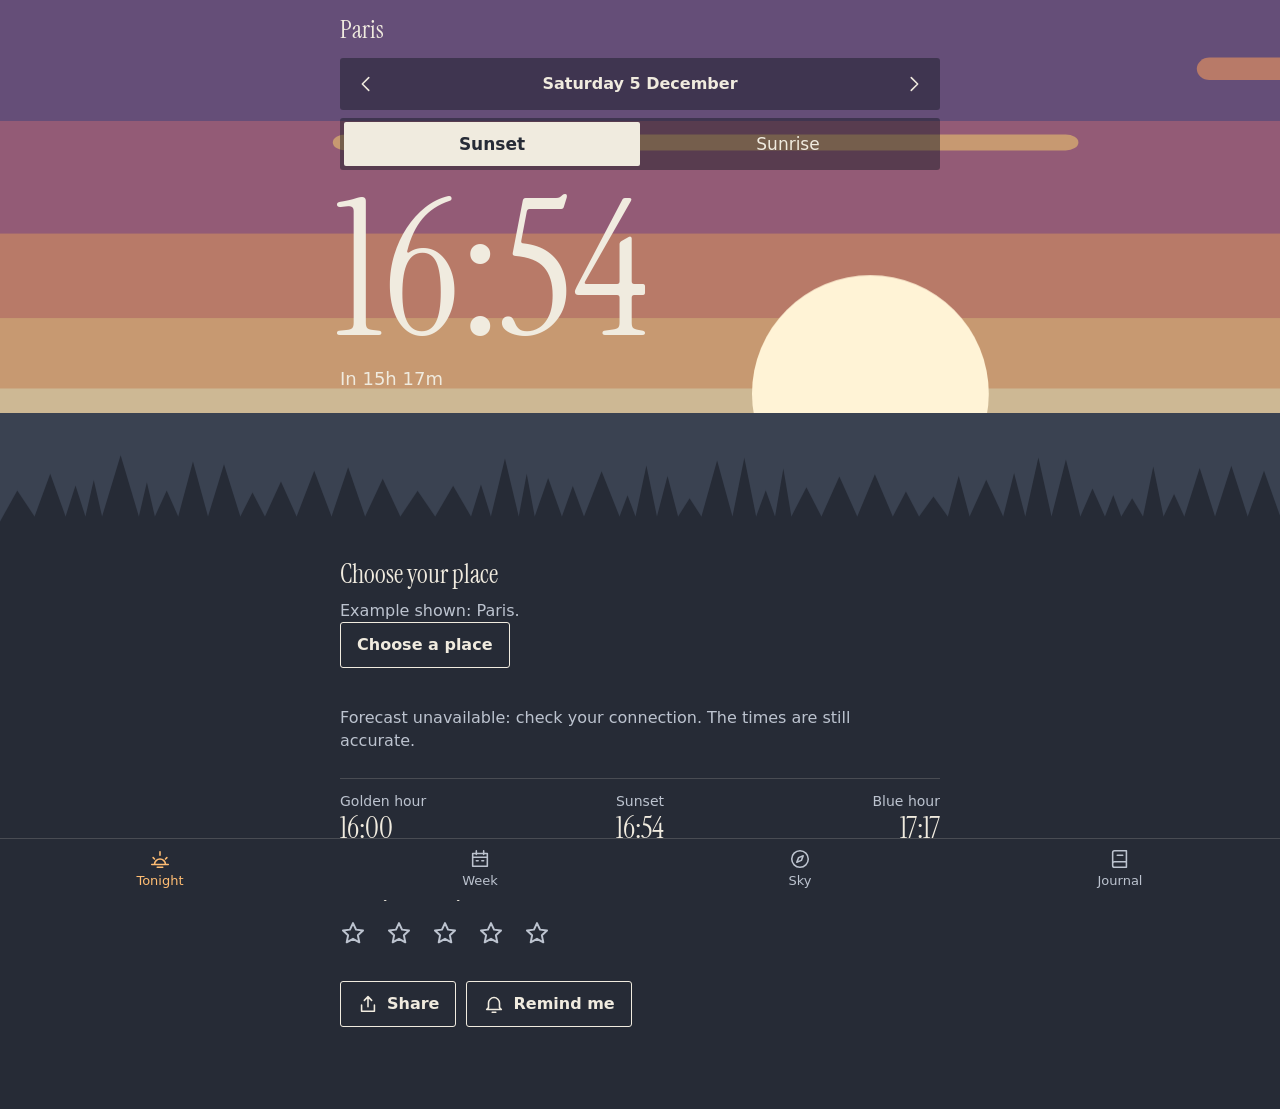
<file: index.html>
<!doctype html>
<html lang="en">
<head>
<meta charset="utf-8">
<meta name="viewport" content="width=device-width,initial-scale=1,viewport-fit=cover">
<title>Afterglow: sunset time and sky forecast</title>
<meta name="description" content="Sunset and sunrise times wherever you are, with a forecast of how beautiful the sky will be, the weather, the moon and a compass.">
<meta property="og:type" content="website">
<meta property="og:site_name" content="Afterglow">
<meta property="og:locale" content="en_GB">
<meta property="og:title" content="Afterglow: sunset time and sky forecast">
<meta property="og:description" content="When the sun sets, and whether it’s worth going out to watch it tonight.">
<meta name="twitter:card" content="summary">
<meta name="theme-color" content="#20294f">
<link rel="manifest" href="manifest.webmanifest">
<link rel="icon" href="favicon.ico" sizes="any">
<link rel="icon" type="image/png" sizes="192x192" href="icons/icon-192.png">
<link rel="apple-touch-icon" href="icons/apple-touch-icon.png">
<meta name="apple-mobile-web-app-capable" content="yes">
<meta name="mobile-web-app-capable" content="yes">
<meta name="apple-mobile-web-app-status-bar-style" content="black-translucent">
<meta name="apple-mobile-web-app-title" content="Afterglow">
<link rel="preload" href="fonts/instrument-serif.woff2" as="font" type="font/woff2" crossorigin>
<link rel="stylesheet" href="style.css">
</head>
<body>
<noscript><p class="noscript">This app needs JavaScript to calculate the sun times. <a href="legal.html">Legal notice and privacy</a></p></noscript>
<main id="view">
  <div id="tab-today" class="panel"></div>
  <div id="tab-week" class="panel" hidden></div>
  <div id="tab-sky" class="panel" hidden></div>
  <div id="tab-book" class="panel" hidden></div>
</main>

<nav class="tabs" aria-label="Navigation">
  <button type="button" data-tab="today"><svg class="ic" viewBox="0 0 24 24" fill="none" stroke="currentColor" stroke-width="1.7" stroke-linecap="round" stroke-linejoin="round" aria-hidden="true"><path d="M3 18h18M6 18a6 6 0 0 1 12 0M12 8V4M4.5 10.5 6 12M19.5 10.5 18 12M9 21h6"/></svg>Tonight</button>
  <button type="button" data-tab="week"><svg class="ic" viewBox="0 0 24 24" fill="none" stroke="currentColor" stroke-width="1.7" stroke-linecap="round" stroke-linejoin="round" aria-hidden="true"><path d="M4 6h16v14H4zM4 10h16M8 3v4M16 3v4M8 14h2M14 14h2"/></svg>Week</button>
  <button type="button" data-tab="sky"><svg class="ic" viewBox="0 0 24 24" fill="none" stroke="currentColor" stroke-width="1.7" stroke-linecap="round" stroke-linejoin="round" aria-hidden="true"><circle cx="12" cy="12" r="9"/><path d="m15.5 8.5-2 5-5 2 2-5z"/></svg>Sky</button>
  <button type="button" data-tab="book"><svg class="ic" viewBox="0 0 24 24" fill="none" stroke="currentColor" stroke-width="1.7" stroke-linecap="round" stroke-linejoin="round" aria-hidden="true"><path d="M6 3h13v18H6a2 2 0 0 1-2-2V5a2 2 0 0 1 2-2zM4 17a2 2 0 0 1 2-2h13M9 8h6"/></svg>Journal</button>
</nav>
<div id="toast" role="status" aria-live="polite"></div>

<script src="suncalc.js"></script>
<script type="module" src="js/main.js"></script>
</body>
</html>
</file>
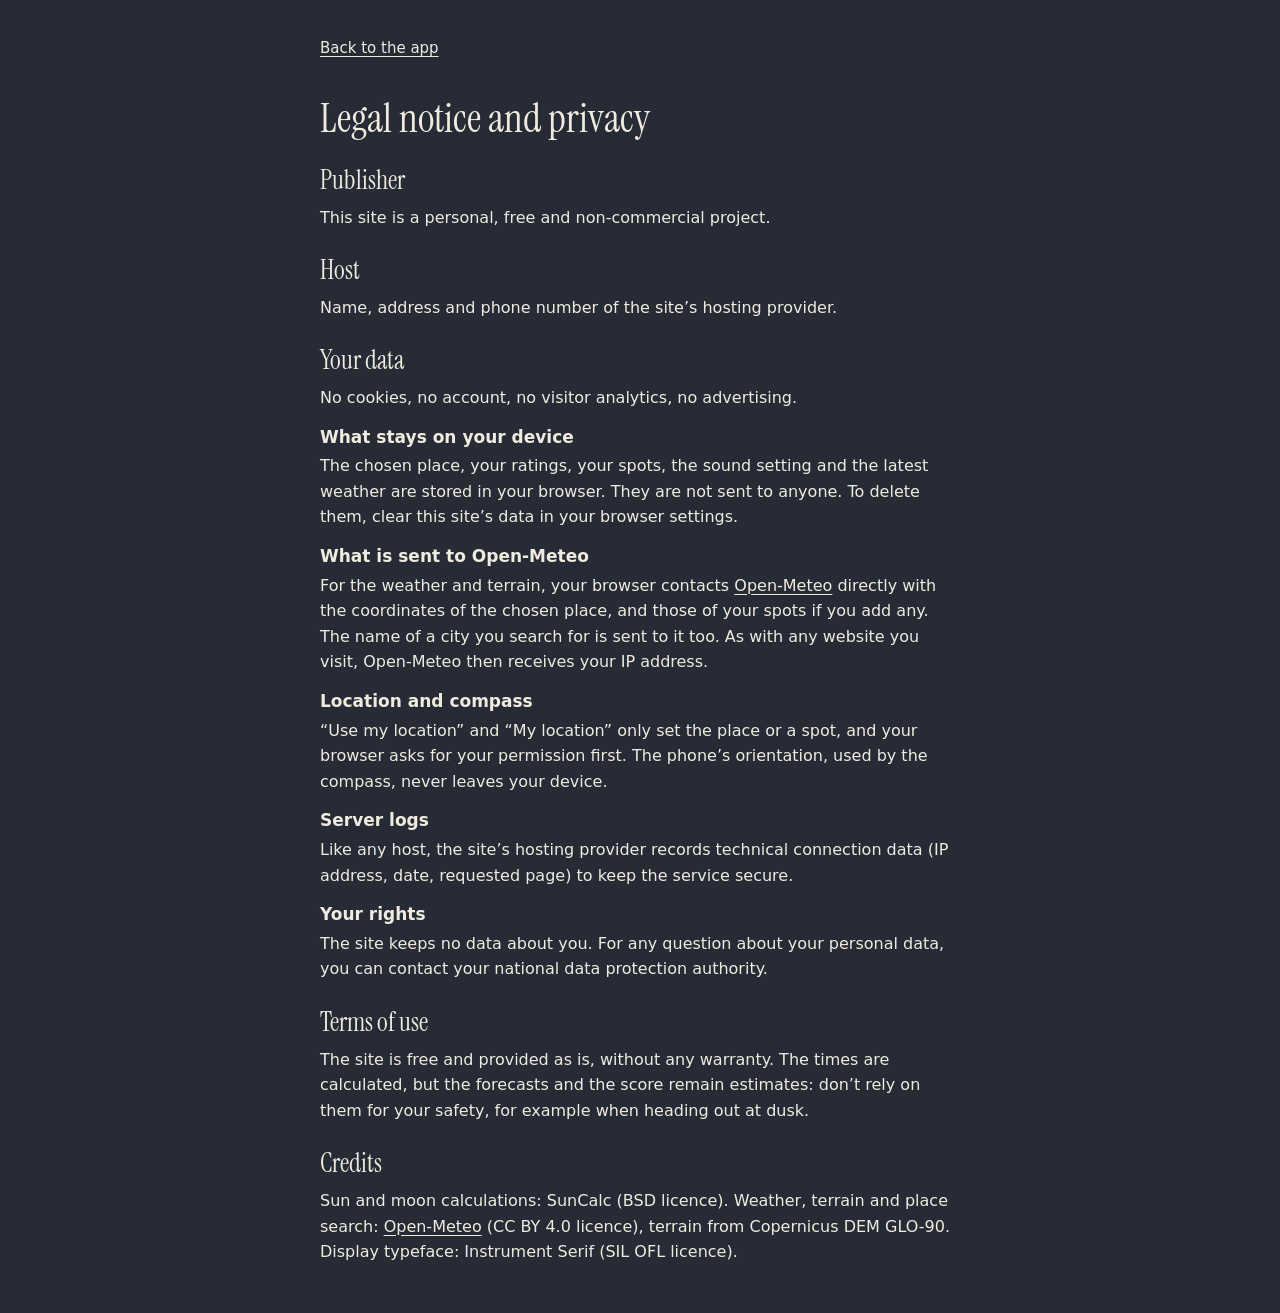
<file: legal.html>
<!doctype html>
<html lang="en">
<head>
<meta charset="utf-8">
<meta name="viewport" content="width=device-width,initial-scale=1,viewport-fit=cover">
<title>Legal notice and privacy, Afterglow</title>
<meta name="description" content="Who publishes the site, who hosts it, what data is used and terms of use.">
<meta name="theme-color" content="#262b36">
<link rel="icon" href="favicon.ico" sizes="any">
<link rel="stylesheet" href="style.css">
</head>
<body>
<main class="page page-top doc">
  <p><a class="link" href="./">Back to the app</a></p>
  <h1>Legal notice and privacy</h1>

  <section>
    <h2>Publisher</h2>
    <!-- To fill in by whoever puts the site online, as required by local law. -->
    <p>This site is a personal, free and non-commercial project.</p>
  </section>

  <section>
    <h2>Host</h2>
    <!-- To fill in by whoever puts the site online: name, address and phone number of the hosting provider. -->
    <p>Name, address and phone number of the site’s hosting provider.</p>
  </section>

  <section>
    <h2>Your data</h2>
    <p>No cookies, no account, no visitor analytics, no advertising.</p>
    <h3>What stays on your device</h3>
    <p>The chosen place, your ratings, your spots, the sound setting and the latest weather are stored in your browser. They are not sent to anyone. To delete them, clear this site’s data in your browser settings.</p>
    <h3>What is sent to Open-Meteo</h3>
    <p>For the weather and terrain, your browser contacts <a href="https://open-meteo.com/en/terms">Open-Meteo</a> directly with the coordinates of the chosen place, and those of your spots if you add any. The name of a city you search for is sent to it too. As with any website you visit, Open-Meteo then receives your IP address.</p>
    <h3>Location and compass</h3>
    <p>“Use my location” and “My location” only set the place or a spot, and your browser asks for your permission first. The phone’s orientation, used by the compass, never leaves your device.</p>
    <h3>Server logs</h3>
    <p>Like any host, the site’s hosting provider records technical connection data (IP address, date, requested page) to keep the service secure.</p>
    <h3>Your rights</h3>
    <p>The site keeps no data about you. For any question about your personal data, you can contact your national data protection authority.</p>
  </section>

  <section>
    <h2>Terms of use</h2>
    <p>The site is free and provided as is, without any warranty. The times are calculated, but the forecasts and the score remain estimates: don’t rely on them for your safety, for example when heading out at dusk.</p>
  </section>

  <section>
    <h2>Credits</h2>
    <p>Sun and moon calculations: SunCalc (BSD licence). Weather, terrain and place search: <a href="https://open-meteo.com/">Open-Meteo</a> (CC BY 4.0 licence), terrain from Copernicus DEM GLO-90. Display typeface: Instrument Serif (SIL OFL licence).</p>
  </section>
</main>
</body>
</html>
</file>
<file: style.css>
@font-face {
  font-family: "Instrument Serif";
  src: url(fonts/instrument-serif.woff2) format("woff2");
  font-display: swap;
}

:root {
  --slate: #262b36;
  --slate-raised: #323846;
  --line: rgba(240, 235, 223, .17);
  --chalk: #f0ebdf;
  --muted: #bcc3cf;
  --glow: #ffbd73;
  --red: #ff9478;
  --serif: "Instrument Serif", "Iowan Old Style", Georgia, serif;
  --sans: system-ui, -apple-system, "Segoe UI", Roboto, "Helvetica Neue", sans-serif;
  --gutter: 20px;
  --nav: calc(62px + env(safe-area-inset-bottom));
  color-scheme: dark;
}

* { box-sizing: border-box; margin: 0; -webkit-tap-highlight-color: transparent; }
html { background: var(--slate); -webkit-text-size-adjust: 100%; }
body {
  font-family: var(--sans);
  font-size: 16px;
  line-height: 1.45;
  color: var(--chalk);
  background: var(--slate);
  min-height: 100svh;
  overflow-x: hidden;
}
button, input, select { font: inherit; color: inherit; }
button { background: none; border: 0; padding: 0; cursor: pointer; }
/* no zoom or delay on double tap, no text selection while pressing */
button, label, summary { touch-action: manipulation; -webkit-user-select: none; user-select: none; }
ul, ol { list-style: none; padding: 0; }
small { font-size: 13.5px; color: var(--muted); }
[hidden] { display: none !important; }
:focus-visible { outline: 2px solid var(--glow); outline-offset: 2px; border-radius: 3px; }

.ic { width: 22px; height: 22px; flex: none; }
.panel { padding-bottom: calc(var(--nav) + 20px); }
.page { max-width: 640px; margin: 0 auto; padding: 0 var(--gutter); display: grid; grid-template-columns: minmax(0, 1fr); gap: 26px; }
.page-top { padding-top: calc(env(safe-area-inset-top) + 26px); }

h1, h2 { font-family: var(--serif); font-weight: 400; letter-spacing: 0; line-height: 1.1; }
h2 { font-size: 26px; margin-bottom: 10px; }
.tab-title, .best-card h1, .readout h1 { font-size: 46px; }
.muted { color: var(--muted); }
.small { font-size: 13.5px; }
.center { text-align: center; }

/* Layered sky */
.hero { position: relative; min-height: min(72svh, 640px); overflow: hidden; display: flex; flex-direction: column; touch-action: pan-y; }
.scene { position: absolute; inset: 0; width: 100%; height: 100%; display: block; }
.hero-text { position: relative; padding: calc(env(safe-area-inset-top) + 8px) var(--gutter) 128px; max-width: 640px; width: 100%; margin: 0 auto; }
.hero-top { display: flex; justify-content: space-between; align-items: center; gap: 12px; height: 44px; }
.hero-top h1 { font-size: 25px; }

/* Top controls: fixed slots, only the text changes */
.back-today, .datenav, .kinds { background: rgba(20, 24, 34, .46); border-radius: 3px; }
.back-today { flex: none; height: 44px; padding: 0 12px; font-size: 15px; font-weight: 550; }
.back-today:active, .datenav button:active, .kinds button:active { background: rgba(240, 235, 223, .24); }
.back-today.off { visibility: hidden; }
.datenav { display: grid; grid-template-columns: 52px minmax(0, 1fr) 52px; height: 52px; margin-top: 6px; }
.datenav button { height: 52px; display: grid; place-items: center; border-radius: 3px; }
.datelabel { position: relative; min-width: 0; overflow: hidden; display: flex; align-items: center; justify-content: center; text-align: center; font-weight: 550; cursor: pointer; }
.datelabel span { white-space: nowrap; overflow: hidden; text-overflow: ellipsis; }
.datelabel input { position: absolute; inset: 0; display: block; width: 100%; min-width: 0; max-width: 100%; height: 100%; margin: 0; padding: 0; opacity: 0; border: 0; -webkit-appearance: none; appearance: none; font-size: 16px; }
.kinds { display: grid; grid-template-columns: 1fr 1fr; height: 52px; margin-top: 8px; padding: 4px; }
.kinds button { border-radius: 2px; font-size: 17px; color: var(--chalk); }
.kinds button[aria-pressed=true] { background: var(--chalk); color: var(--slate); font-weight: 600; }
.kinds button[aria-pressed=true]:active { background: var(--chalk); }
.time { font-family: var(--serif); font-size: clamp(112px, 36vw, 190px); line-height: .98; margin: 8px 0 0 -4px; font-variant-numeric: lining-nums; }
.count { font-size: 18px; margin-top: 2px; }
.intro .sun { animation: sink 1.3s cubic-bezier(.2, .7, .2, 1) both; }
@keyframes sink { from { transform: translateY(-46px); } to { transform: none; } }

/* Verdict */
.verdict { display: grid; grid-template-columns: minmax(0, 1fr) auto; gap: 16px; align-items: start; padding-top: 12px; }
.verdict h2 { font-size: 38px; margin-bottom: 6px; }
.verdict p { color: var(--muted); }
.score { text-align: right; display: grid; }
.score b { font-family: var(--serif); font-weight: 400; font-size: 66px; line-height: .95; color: var(--glow); }
.trust { display: flex; align-items: center; gap: 4px; font-size: 14px; color: var(--muted); margin-top: -14px; }
.trust i { width: 14px; height: 5px; background: var(--line); }
.trust i:last-of-type { margin-right: 6px; }
.trust[data-level="1"] i:nth-of-type(1),
.trust[data-level="2"] i:nth-of-type(-n+2),
.trust[data-level="3"] i { background: var(--glow); }

.stamps { display: grid; grid-template-columns: repeat(3, minmax(0, 1fr)); border-top: 1px solid var(--line); padding-top: 12px; }
.stamps li { display: grid; font-size: 14px; color: var(--muted); }
.stamps li:nth-child(2) { text-align: center; }
.stamps li:nth-child(3) { text-align: right; }
.stamps b { font-family: var(--serif); font-weight: 400; font-size: 30px; line-height: 1.15; color: var(--chalk); }

.wx-line { display: flex; align-items: center; gap: 9px; margin-bottom: 6px; }
.wx-line.big { font-size: 20px; }
.rows .row { display: flex; justify-content: space-between; align-items: baseline; gap: 16px; padding: 10px 0; border-bottom: 1px solid var(--line); }
.rows .row:last-child { border-bottom: 0; }
.rows dt { color: var(--muted); }
.rows dd { margin: 0; text-align: right; font-variant-numeric: tabular-nums; font-weight: 550; }
.rows dd small { display: block; font-weight: 400; }

.actions { display: flex; gap: 10px; flex-wrap: wrap; }
.btn { display: inline-flex; align-items: center; justify-content: center; gap: 8px; min-height: 46px; padding: 0 16px; border: 1.5px solid var(--chalk); border-radius: 3px; cursor: pointer; font-weight: 550; }
.btn:active { background: var(--slate-raised); }
.btn.dark { border-color: #3a2410; color: #3a2410; }
.btn.dark:active { background: #ffd199; }
.link { min-height: 44px; font-size: 15px; text-decoration: underline; text-underline-offset: 3px; text-decoration-thickness: 1px; }

.stars { display: flex; gap: 2px; margin-left: -9px; }
.stars button { width: 44px; height: 44px; display: grid; place-items: center; color: var(--muted); }
.stars .ic { width: 28px; height: 28px; }
.stars .on { color: var(--glow); }
.stars .on .ic { fill: currentColor; }

/* Week */
.best-card { background: var(--glow); color: #3a2410; padding: 18px var(--gutter); margin: 0 calc(var(--gutter) * -1); }
.best-card p { margin: 6px 0 14px; }
.day { width: 100%; display: grid; grid-template-columns: 74px 26px 52px minmax(0, 1fr) 30px; align-items: center; gap: 2px 8px; padding: 11px 0; border-bottom: 1px solid var(--line); text-align: left; font-variant-numeric: tabular-nums; }
.days li:last-child .day { border-bottom: 0; }
.d-name b { font-weight: 650; }
.d-bar { height: 7px; background: var(--line); display: block; }
.d-bar u { display: block; height: 100%; background: var(--glow); }
.d-bar[data-level="2"] u { opacity: .82; }
.d-bar[data-level="1"] u { opacity: .62; }
.d-bar[data-level="0"] u { opacity: .42; }
.d-score { text-align: right; font-weight: 650; }
.d-more { grid-column: 2 / -1; }
.day.best .d-name, .day.best .d-score { color: var(--glow); }
.agenda li { display: grid; grid-template-columns: 94px minmax(0, 1fr); gap: 10px; padding: 11px 0; border-bottom: 1px solid var(--line); }
.agenda li:last-child { border-bottom: 0; }
.agenda time { font-family: var(--serif); font-size: 20px; line-height: 1.15; }
.agenda small { display: block; }
.agenda b { font-weight: 550; }

/* Sky */
.readout { display: grid; grid-template-columns: minmax(0, 1fr) auto; column-gap: 12px; align-items: baseline; }
.readout h1 { font-size: 70px; line-height: 1; }
.readout p { grid-column: 1 / -1; grid-row: 2; color: var(--muted); }
.arc-wrap { margin: -14px 0 -18px; }
.arc, .year { width: 100%; height: auto; display: block; touch-action: pan-y; cursor: ew-resize; }
.a-grid { stroke: var(--line); }
.a-hz { stroke: rgba(240, 235, 223, .55); }
.a-up { fill: none; stroke: var(--glow); stroke-width: 2.5; stroke-linecap: round; }
.a-dn { fill: none; stroke: var(--muted); stroke-width: 1.5; stroke-dasharray: 3 4; }
.a-t { fill: var(--muted); font: 400 10.5px var(--sans); }
.a-l { fill: var(--chalk); font: 600 11px var(--sans); }
.a-drop { stroke: rgba(240, 235, 223, .4); stroke-dasharray: 2 3; }
.s-up { fill: #fff3d6; stroke: var(--slate); }
.s-dn { fill: var(--slate); stroke: var(--chalk); }
input[type=range] { width: 100%; height: 44px; background: transparent; -webkit-appearance: none; appearance: none; }
input[type=range]::-webkit-slider-runnable-track { height: 3px; background: rgba(240, 235, 223, .4); }
input[type=range]::-moz-range-track { height: 3px; background: rgba(240, 235, 223, .4); }
input[type=range]::-webkit-slider-thumb { -webkit-appearance: none; width: 28px; height: 28px; margin-top: -12.5px; border-radius: 50%; background: var(--chalk); border: 0; }
input[type=range]::-moz-range-thumb { width: 28px; height: 28px; border-radius: 50%; background: var(--chalk); border: 0; }

.compass-block { display: grid; grid-template-columns: minmax(0, 1fr); justify-items: center; gap: 10px; }
.compass-block h2 { justify-self: start; margin: 0; }
.compass { width: min(100%, 300px); height: auto; display: block; }
.c-o { fill: var(--slate-raised); stroke: rgba(240, 235, 223, .4); }
.c-t { stroke: rgba(240, 235, 223, .35); }
.c-t.b { stroke: rgba(240, 235, 223, .8); stroke-width: 1.4; }
.c-d { fill: var(--chalk); font: 400 19px var(--serif); }
.c-br, .c-bs { fill: none; stroke-width: 5; }
.c-br { stroke: var(--glow); opacity: .55; }
.c-bs { stroke: var(--red); opacity: .55; }
.c-rr { stroke: var(--glow); stroke-width: 2.4; }
.c-rs { stroke: var(--red); stroke-width: 2.4; }
.c-rr-d { fill: var(--glow); }
.c-rs-d { fill: var(--red); }
.c-c { fill: var(--chalk); }
.c-up { fill: var(--chalk); }

.layers { display: grid; gap: 8px; margin-top: 10px; }
.lay { display: grid; grid-template-columns: 62px minmax(0, 1fr) 44px; gap: 8px; align-items: center; font-size: 14px; color: var(--muted); }
.lay i { display: block; height: 7px; background: var(--line); }
.lay u { display: block; height: 100%; background: var(--chalk); }
.lay em { font-style: normal; text-align: right; color: var(--chalk); font-variant-numeric: tabular-nums; }

.more { margin-top: 8px; }
.more summary { min-height: 44px; display: flex; align-items: center; cursor: pointer; text-decoration: underline; text-underline-offset: 3px; text-decoration-thickness: 1px; }
.phases li { display: grid; grid-template-columns: 62px minmax(0, 1fr); padding: 7px 0; font-variant-numeric: tabular-nums; }
.phases b { font-weight: 550; }
.phases .hl { color: var(--glow); }

.moon-head { display: flex; gap: 14px; align-items: center; margin-bottom: 6px; }
.moon { width: 64px; height: 64px; flex: none; }
.m-dark { fill: var(--slate-raised); }
.m-lit { fill: var(--chalk); }
.moon-head b { display: block; font-weight: 550; font-size: 18px; }
.moon-head small { display: block; }

.y-band { fill: var(--glow); opacity: .13; }
.y-set, .y-rise { fill: none; stroke-width: 2; stroke-linejoin: round; }
.y-set { stroke: var(--glow); }
.y-rise { stroke: var(--chalk); }
.y-lab { fill: var(--chalk); font: 500 12px var(--sans); }
.y-now { stroke: rgba(240, 235, 223, .55); }
.y-dot { fill: var(--chalk); stroke: var(--slate); stroke-width: 2; }

/* Journal */
.entries li { padding: 12px 0; border-bottom: 1px solid var(--line); display: grid; gap: 4px; }
.entries li:last-child { border-bottom: 0; }
.entries b { font-weight: 600; }
.e-head { display: flex; justify-content: space-between; align-items: center; gap: 10px; }
.note, .form input:not([type=file]), .form select { width: 100%; min-height: 46px; padding: 0 12px; background: var(--slate-raised); border: 1px solid var(--line); border-radius: 3px; font-size: 16px; }
.note::placeholder, .form input::placeholder { color: var(--muted); }
.switch-row { display: flex; justify-content: space-between; align-items: center; gap: 16px; width: 100%; min-height: 52px; text-align: left; }
.switch { flex: none; width: 52px; height: 30px; padding: 3px; border-radius: 15px; background: var(--slate-raised); border: 1px solid var(--muted); display: block; }
.switch i { display: block; width: 22px; height: 22px; border-radius: 50%; background: var(--muted); }
.switch-row[aria-checked=true] .switch { background: var(--glow); border-color: var(--glow); }
.switch-row[aria-checked=true] .switch i { background: var(--slate); margin-left: auto; }
.places { display: grid; gap: 8px; margin: 10px 0; }
.places .btn { justify-content: flex-start; text-align: left; padding: 10px 14px; }
.tag { font-size: 14px; font-weight: 600; padding: 2px 7px; border: 1px solid var(--line); margin-right: 4px; }
.tag[data-level="2"] { background: var(--glow); color: #3a2410; border-color: var(--glow); }
.form { display: grid; grid-template-columns: minmax(0, 1fr); gap: 14px; margin-top: 6px; }
.form label { display: grid; gap: 5px; color: var(--muted); font-size: 15px; }
.form input, .form select { color: var(--chalk); }
.inline { display: flex; gap: 8px; }
.inline input { flex: 1; min-width: 0; }
.inline .btn { flex: none; color: var(--chalk); }
.error { color: var(--red); font-size: 15px; min-height: 0; }
.error:empty { display: none; }
.foot { color: var(--muted); font-size: 14px; }
a { color: inherit; text-underline-offset: 3px; }
a.link { display: inline-flex; align-items: center; }
a.btn { text-decoration: none; }

/* Text pages: legal notice and 404 */
.doc { padding-bottom: 48px; max-width: 680px; }
.doc h1 { font-size: 40px; }
.doc h3 { font-size: 17px; font-weight: 600; margin: 14px 0 4px; }
.doc p { line-height: 1.6; }
.doc section p + p { margin-top: 8px; }
.big-num { font-family: var(--serif); font-size: 120px; line-height: 1; color: var(--glow); }
.noscript { padding: 24px var(--gutter); }

/* Tab bar */
.tabs { position: fixed; left: 0; right: 0; bottom: 0; z-index: 10; height: var(--nav); padding-bottom: env(safe-area-inset-bottom); display: grid; grid-template-columns: repeat(4, 1fr); background: var(--slate); border-top: 1px solid var(--line); }
.tabs button { display: grid; justify-items: center; align-content: center; gap: 2px; font-size: 13px; color: var(--muted); }
.tabs button[aria-current=page] { color: var(--glow); }

#toast { position: fixed; left: var(--gutter); right: var(--gutter); bottom: calc(var(--nav) + 12px); z-index: 20; max-width: 600px; margin: 0 auto; padding: 12px 14px; background: var(--chalk); color: var(--slate); border-radius: 3px; font-weight: 550; opacity: 0; transform: translateY(8px); transition: opacity .2s, transform .2s; pointer-events: none; }
#toast.on { opacity: 1; transform: none; }

@media (min-width: 680px) {
  .best-card { margin: 0; }
  .hero { min-height: 560px; }
}
@media (prefers-reduced-motion: reduce) {
  .intro .sun { animation: none; }
  #toast { transition: none; }
}
</file>
